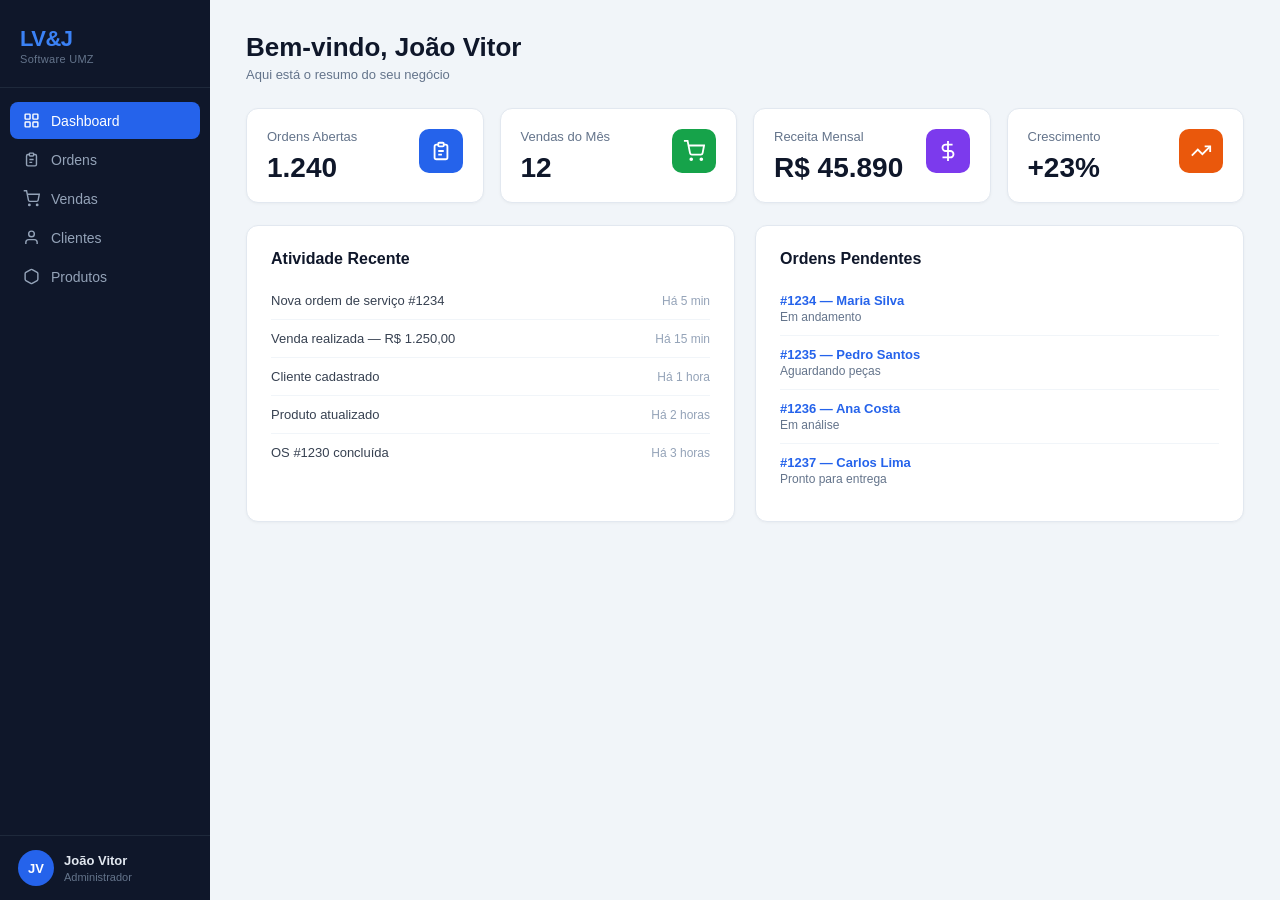
<file: index.html>
<!DOCTYPE html>
<html lang="pt-BR">
<head>
<meta charset="UTF-8">
<meta name="viewport" content="width=device-width, initial-scale=1.0">
<title>LV&J - Dashboard</title>
<link rel="stylesheet" href="css/styles.css">
</head>
<body>
<aside class="sidebar">
  <div class="sidebar-logo">
    <div class="logo-title">LV&amp;J</div>
    <span class="logo-sub">Software UMZ</span>
  </div>
  <nav class="sidebar-nav">
    <a href="index.html" class="nav-item active">
      <svg viewBox="0 0 24 24" fill="none" stroke="currentColor" stroke-width="2"><rect x="3" y="3" width="7" height="7" rx="1"/><rect x="14" y="3" width="7" height="7" rx="1"/><rect x="3" y="14" width="7" height="7" rx="1"/><rect x="14" y="14" width="7" height="7" rx="1"/></svg>
      Dashboard
    </a>
    <a href="html/ordens.html" class="nav-item">
      <svg viewBox="0 0 24 24" fill="none" stroke="currentColor" stroke-width="2"><path d="M9 5H7a2 2 0 00-2 2v12a2 2 0 002 2h10a2 2 0 002-2V7a2 2 0 00-2-2h-2"/><rect x="9" y="3" width="6" height="4" rx="1"/><path d="M9 12h6M9 16h4"/></svg>
      Ordens
    </a>
    <a href="html/vendas.html" class="nav-item">
      <svg viewBox="0 0 24 24" fill="none" stroke="currentColor" stroke-width="2"><circle cx="9" cy="21" r="1"/><circle cx="20" cy="21" r="1"/><path d="M1 1h4l2.68 13.39a2 2 0 002 1.61h9.72a2 2 0 001.98-1.67L23 6H6"/></svg>
      Vendas
    </a>
    <a href="html/clientes.html" class="nav-item">
      <svg viewBox="0 0 24 24" fill="none" stroke="currentColor" stroke-width="2"><path d="M20 21v-2a4 4 0 00-4-4H8a4 4 0 00-4 4v2"/><circle cx="12" cy="7" r="4"/></svg>
      Clientes
    </a>
    <a href="html/produtos.html" class="nav-item">
      <svg viewBox="0 0 24 24" fill="none" stroke="currentColor" stroke-width="2"><path d="M21 16V8a2 2 0 00-1-1.73L13 2.27a2 2 0 00-2 0L4 6.27A2 2 0 003 8v8a2 2 0 001 1.73l7 4a2 2 0 002 0l7-4A2 2 0 0021 16z"/></svg>
      Produtos
    </a>
  </nav>
  <div class="sidebar-user">
    <div class="user-avatar">JV</div>
    <div>
      <div class="user-name">João Vitor</div>
      <div class="user-role">Administrador</div>
    </div>
  </div>
</aside>

<main class="main">
  <div class="page-header">
    <div class="page-header-left">
      <h1>Bem-vindo, João Vitor</h1>
      <p>Aqui está o resumo do seu negócio</p>
    </div>
  </div>

  <div class="stats-grid">
    <div class="stat-card">
      <div>
        <div class="stat-label">Ordens Abertas</div>
        <div class="stat-value">1.240</div>
      </div>
      <div class="stat-icon blue">
        <svg viewBox="0 0 24 24" fill="none" stroke="currentColor" stroke-width="2"><path d="M9 5H7a2 2 0 00-2 2v12a2 2 0 002 2h10a2 2 0 002-2V7a2 2 0 00-2-2h-2"/><rect x="9" y="3" width="6" height="4" rx="1"/><path d="M9 12h6M9 16h4"/></svg>
      </div>
    </div>
    <div class="stat-card">
      <div>
        <div class="stat-label">Vendas do Mês</div>
        <div class="stat-value">12</div>
      </div>
      <div class="stat-icon green">
        <svg viewBox="0 0 24 24" fill="none" stroke="currentColor" stroke-width="2"><circle cx="9" cy="21" r="1"/><circle cx="20" cy="21" r="1"/><path d="M1 1h4l2.68 13.39a2 2 0 002 1.61h9.72a2 2 0 001.98-1.67L23 6H6"/></svg>
      </div>
    </div>
    <div class="stat-card">
      <div>
        <div class="stat-label">Receita Mensal</div>
        <div class="stat-value">R$ 45.890</div>
      </div>
      <div class="stat-icon purple">
        <svg viewBox="0 0 24 24" fill="none" stroke="currentColor" stroke-width="2"><line x1="12" y1="1" x2="12" y2="23"/><path d="M17 5H9.5a3.5 3.5 0 000 7h5a3.5 3.5 0 010 7H6"/></svg>
      </div>
    </div>
    <div class="stat-card">
      <div>
        <div class="stat-label">Crescimento</div>
        <div class="stat-value">+23%</div>
      </div>
      <div class="stat-icon orange">
        <svg viewBox="0 0 24 24" fill="none" stroke="currentColor" stroke-width="2"><polyline points="22 7 13.5 15.5 8.5 10.5 2 17"/><polyline points="16 7 22 7 22 13"/></svg>
      </div>
    </div>
  </div>

  <div class="bottom-grid">
    <div class="section-card">
      <h2>Atividade Recente</h2>
      <div class="activity-item"><span class="activity-text">Nova ordem de serviço #1234</span><span class="activity-time">Há 5 min</span></div>
      <div class="activity-item"><span class="activity-text">Venda realizada — R$ 1.250,00</span><span class="activity-time">Há 15 min</span></div>
      <div class="activity-item"><span class="activity-text">Cliente cadastrado</span><span class="activity-time">Há 1 hora</span></div>
      <div class="activity-item"><span class="activity-text">Produto atualizado</span><span class="activity-time">Há 2 horas</span></div>
      <div class="activity-item"><span class="activity-text">OS #1230 concluída</span><span class="activity-time">Há 3 horas</span></div>
    </div>
    <div class="section-card">
      <h2>Ordens Pendentes</h2>
      <div class="pending-item"><div class="pending-id">#1234 — Maria Silva</div><div class="pending-status">Em andamento</div></div>
      <div class="pending-item"><div class="pending-id">#1235 — Pedro Santos</div><div class="pending-status">Aguardando peças</div></div>
      <div class="pending-item"><div class="pending-id">#1236 — Ana Costa</div><div class="pending-status">Em análise</div></div>
      <div class="pending-item"><div class="pending-id">#1237 — Carlos Lima</div><div class="pending-status">Pronto para entrega</div></div>
    </div>
  </div>
</main>

<script src="javascript/app.js"></script>
</body>
</html>
</file>
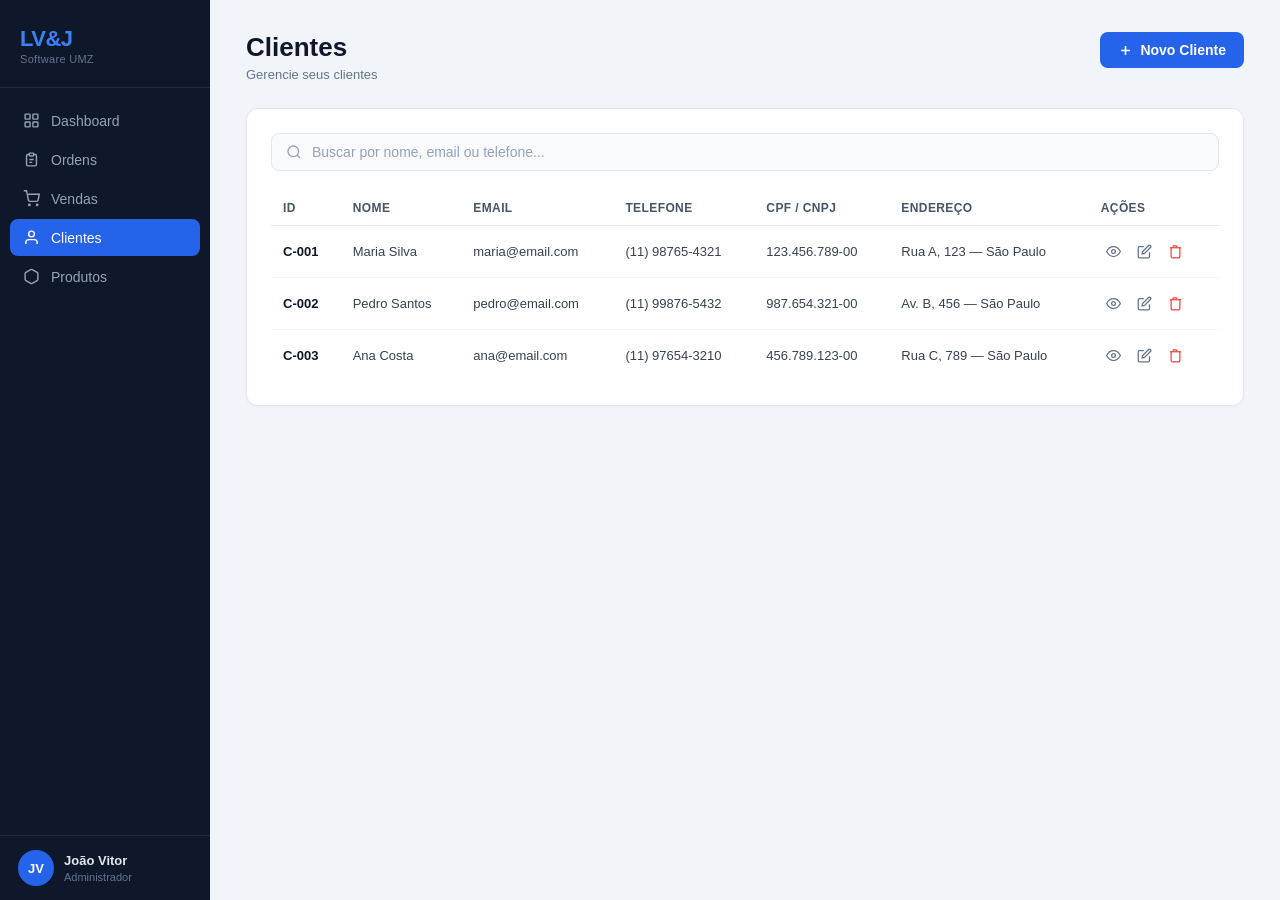
<file: html/clientes.html>
<!DOCTYPE html>
<html lang="pt-BR">
<head>
<meta charset="UTF-8">
<meta name="viewport" content="width=device-width, initial-scale=1.0">
<title>LV&J - Clientes</title>
<link rel="stylesheet" href="../css/styles.css">
</head>
<body>
<aside class="sidebar">
  <div class="sidebar-logo">
    <div class="logo-title">LV&amp;J</div>
    <span class="logo-sub">Software UMZ</span>
  </div>
  <nav class="sidebar-nav">
    <a href="../index.html" class="nav-item">
      <svg viewBox="0 0 24 24" fill="none" stroke="currentColor" stroke-width="2"><rect x="3" y="3" width="7" height="7" rx="1"/><rect x="14" y="3" width="7" height="7" rx="1"/><rect x="3" y="14" width="7" height="7" rx="1"/><rect x="14" y="14" width="7" height="7" rx="1"/></svg>
      Dashboard
    </a>
    <a href="../html/ordens.html" class="nav-item">
      <svg viewBox="0 0 24 24" fill="none" stroke="currentColor" stroke-width="2"><path d="M9 5H7a2 2 0 00-2 2v12a2 2 0 002 2h10a2 2 0 002-2V7a2 2 0 00-2-2h-2"/><rect x="9" y="3" width="6" height="4" rx="1"/><path d="M9 12h6M9 16h4"/></svg>
      Ordens
    </a>
    <a href="../html/vendas.html" class="nav-item">
      <svg viewBox="0 0 24 24" fill="none" stroke="currentColor" stroke-width="2"><circle cx="9" cy="21" r="1"/><circle cx="20" cy="21" r="1"/><path d="M1 1h4l2.68 13.39a2 2 0 002 1.61h9.72a2 2 0 001.98-1.67L23 6H6"/></svg>
      Vendas
    </a>
    <a href="../html/clientes.html" class="nav-item active">
      <svg viewBox="0 0 24 24" fill="none" stroke="currentColor" stroke-width="2"><path d="M20 21v-2a4 4 0 00-4-4H8a4 4 0 00-4 4v2"/><circle cx="12" cy="7" r="4"/></svg>
      Clientes
    </a>
    <a href="../html/produtos.html" class="nav-item">
      <svg viewBox="0 0 24 24" fill="none" stroke="currentColor" stroke-width="2"><path d="M21 16V8a2 2 0 00-1-1.73L13 2.27a2 2 0 00-2 0L4 6.27A2 2 0 003 8v8a2 2 0 001 1.73l7 4a2 2 0 002 0l7-4A2 2 0 0021 16z"/></svg>
      Produtos
    </a>
  </nav>
  <div class="sidebar-user">
    <div class="user-avatar">JV</div>
    <div>
      <div class="user-name">João Vitor</div>
      <div class="user-role">Administrador</div>
    </div>
  </div>
</aside>

<main class="main">
  <div class="page-header">
    <div class="page-header-left">
      <h1>Clientes</h1>
      <p>Gerencie seus clientes</p>
    </div>
    <button class="btn-primary" onclick="openModal('modalCliente')">
      <svg viewBox="0 0 24 24" fill="none" stroke="currentColor" stroke-width="2.5"><line x1="12" y1="5" x2="12" y2="19"/><line x1="5" y1="12" x2="19" y2="12"/></svg>
      Novo Cliente
    </button>
  </div>

  <div class="content-card">
    <div class="search-box">
      <svg viewBox="0 0 24 24" fill="none" stroke="currentColor" stroke-width="2"><circle cx="11" cy="11" r="8"/><line x1="21" y1="21" x2="16.65" y2="16.65"/></svg>
      <input type="text" placeholder="Buscar por nome, email ou telefone..." oninput="filterTable('tabelaClientes', this.value)">
    </div>
    <div class="table-wrapper">
      <table>
        <thead>
          <tr>
            <th>ID</th>
            <th>Nome</th>
            <th>Email</th>
            <th>Telefone</th>
            <th>CPF / CNPJ</th>
            <th>Endereço</th>
            <th>Ações</th>
          </tr>
        </thead>
        <tbody id="tabelaClientes">
          <tr>
            <td class="td-bold">C-001</td>
            <td>Maria Silva</td>
            <td>maria@email.com</td>
            <td>(11) 98765-4321</td>
            <td>123.456.789-00</td>
            <td>Rua A, 123 — São Paulo</td>
            <td><div class="actions">
              <button class="action-btn" title="Visualizar"><svg viewBox="0 0 24 24" fill="none" stroke="currentColor" stroke-width="2"><path d="M1 12s4-8 11-8 11 8 11 8-4 8-11 8-11-8-11-8z"/><circle cx="12" cy="12" r="3"/></svg></button>
              <button class="action-btn" title="Editar"><svg viewBox="0 0 24 24" fill="none" stroke="currentColor" stroke-width="2"><path d="M11 4H4a2 2 0 00-2 2v14a2 2 0 002 2h14a2 2 0 002-2v-7"/><path d="M18.5 2.5a2.121 2.121 0 013 3L12 15l-4 1 1-4 9.5-9.5z"/></svg></button>
              <button class="action-btn delete" title="Excluir" onclick="deleteRow(this)"><svg viewBox="0 0 24 24" fill="none" stroke="currentColor" stroke-width="2"><polyline points="3 6 5 6 21 6"/><path d="M19 6v14a2 2 0 01-2 2H7a2 2 0 01-2-2V6m3 0V4a1 1 0 011-1h4a1 1 0 011 1v2"/></svg></button>
            </div></td>
          </tr>
          <tr>
            <td class="td-bold">C-002</td>
            <td>Pedro Santos</td>
            <td>pedro@email.com</td>
            <td>(11) 99876-5432</td>
            <td>987.654.321-00</td>
            <td>Av. B, 456 — São Paulo</td>
            <td><div class="actions">
              <button class="action-btn" title="Visualizar"><svg viewBox="0 0 24 24" fill="none" stroke="currentColor" stroke-width="2"><path d="M1 12s4-8 11-8 11 8 11 8-4 8-11 8-11-8-11-8z"/><circle cx="12" cy="12" r="3"/></svg></button>
              <button class="action-btn" title="Editar"><svg viewBox="0 0 24 24" fill="none" stroke="currentColor" stroke-width="2"><path d="M11 4H4a2 2 0 00-2 2v14a2 2 0 002 2h14a2 2 0 002-2v-7"/><path d="M18.5 2.5a2.121 2.121 0 013 3L12 15l-4 1 1-4 9.5-9.5z"/></svg></button>
              <button class="action-btn delete" title="Excluir" onclick="deleteRow(this)"><svg viewBox="0 0 24 24" fill="none" stroke="currentColor" stroke-width="2"><polyline points="3 6 5 6 21 6"/><path d="M19 6v14a2 2 0 01-2 2H7a2 2 0 01-2-2V6m3 0V4a1 1 0 011-1h4a1 1 0 011 1v2"/></svg></button>
            </div></td>
          </tr>
          <tr>
            <td class="td-bold">C-003</td>
            <td>Ana Costa</td>
            <td>ana@email.com</td>
            <td>(11) 97654-3210</td>
            <td>456.789.123-00</td>
            <td>Rua C, 789 — São Paulo</td>
            <td><div class="actions">
              <button class="action-btn" title="Visualizar"><svg viewBox="0 0 24 24" fill="none" stroke="currentColor" stroke-width="2"><path d="M1 12s4-8 11-8 11 8 11 8-4 8-11 8-11-8-11-8z"/><circle cx="12" cy="12" r="3"/></svg></button>
              <button class="action-btn" title="Editar"><svg viewBox="0 0 24 24" fill="none" stroke="currentColor" stroke-width="2"><path d="M11 4H4a2 2 0 00-2 2v14a2 2 0 002 2h14a2 2 0 002-2v-7"/><path d="M18.5 2.5a2.121 2.121 0 013 3L12 15l-4 1 1-4 9.5-9.5z"/></svg></button>
              <button class="action-btn delete" title="Excluir" onclick="deleteRow(this)"><svg viewBox="0 0 24 24" fill="none" stroke="currentColor" stroke-width="2"><polyline points="3 6 5 6 21 6"/><path d="M19 6v14a2 2 0 01-2 2H7a2 2 0 01-2-2V6m3 0V4a1 1 0 011-1h4a1 1 0 011 1v2"/></svg></button>
            </div></td>
          </tr>
        </tbody>
      </table>
    </div>
  </div>
</main>

<div class="modal-overlay" id="modalCliente">
  <div class="modal">
    <button class="modal-close" onclick="closeModal('modalCliente')">
      <svg viewBox="0 0 24 24" fill="none" stroke="currentColor" stroke-width="2"><line x1="18" y1="6" x2="6" y2="18"/><line x1="6" y1="6" x2="18" y2="18"/></svg>
    </button>
    <div class="modal-title">Novo Cliente</div>
    <div class="modal-sub">Preencha os dados do cliente</div>
    <form onsubmit="criarCliente(event)">
      <div class="form-row">
        <div class="form-group">
          <label>Nome Completo</label>
          <input type="text" id="clienteNome" placeholder="Nome completo">
        </div>
        <div class="form-group">
          <label>CPF / CNPJ</label>
          <input type="text" id="clienteCpf" placeholder="000.000.000-00">
        </div>
      </div>
      <div class="form-row">
        <div class="form-group">
          <label>Email</label>
          <input type="email" id="clienteEmail" placeholder="email@exemplo.com">
        </div>
        <div class="form-group">
          <label>Telefone</label>
          <input type="text" id="clienteTelefone" placeholder="(00) 00000-0000">
        </div>
      </div>
      <div class="form-row full">
        <div class="form-group">
          <label>Endereço</label>
          <input type="text" id="clienteEndereco" placeholder="Rua, número, bairro, cidade">
        </div>
      </div>
      <div class="modal-actions">
        <button type="button" class="btn-cancel" onclick="closeModal('modalCliente')">Cancelar</button>
        <button type="submit" class="btn-primary">Cadastrar Cliente</button>
      </div>
    </form>
  </div>
</div>

<script src="../javascript/app.js"></script>
<script>
var clienteCounter = 3;

function criarCliente(e) {
  e.preventDefault();
  clienteCounter++;
  var id = 'C-' + String(clienteCounter).padStart(3, '0');
  var nome = document.getElementById('clienteNome').value;
  var cpf = document.getElementById('clienteCpf').value;
  var email = document.getElementById('clienteEmail').value;
  var tel = document.getElementById('clienteTelefone').value;
  var end = document.getElementById('clienteEndereco').value;
  var tr = document.createElement('tr');
  tr.innerHTML =
    '<td class="td-bold">' + id + '</td>' +
    '<td>' + nome + '</td>' +
    '<td>' + email + '</td>' +
    '<td>' + tel + '</td>' +
    '<td>' + cpf + '</td>' +
    '<td>' + end + '</td>' +
    '<td>' + makeActionBtns() + '</td>';
  document.getElementById('tabelaClientes').appendChild(tr);
  e.target.reset();
  closeModal('modalCliente');
}
</script>
</body>
</html>
</file>
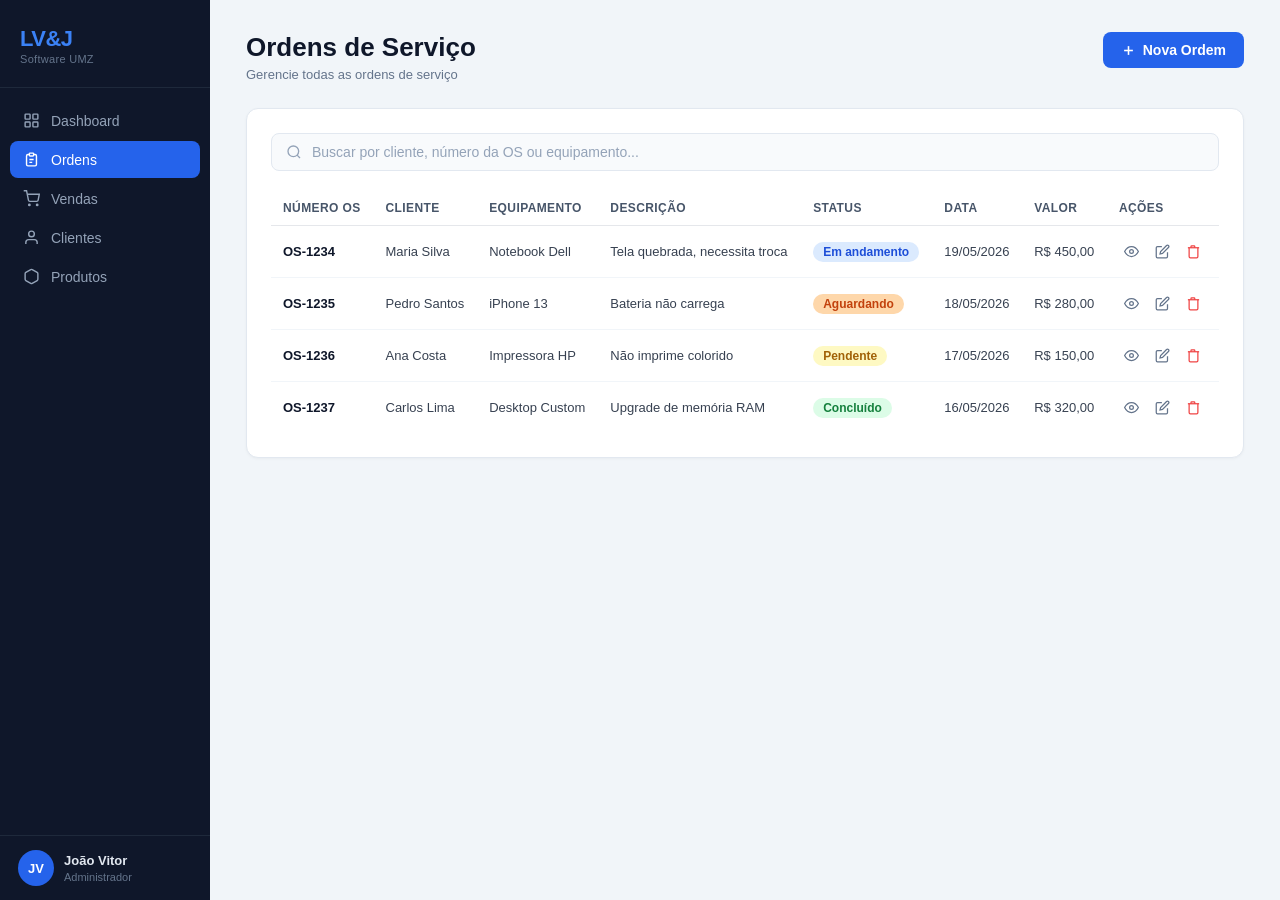
<file: html/ordens.html>
<!DOCTYPE html>
<html lang="pt-BR">
<head>
<meta charset="UTF-8">
<meta name="viewport" content="width=device-width, initial-scale=1.0">
<title>LV&J - Ordens de Serviço</title>
<link rel="stylesheet" href="../css/styles.css">
</head>
<body>
<aside class="sidebar">
  <div class="sidebar-logo">
    <div class="logo-title">LV&amp;J</div>
    <span class="logo-sub">Software UMZ</span>
  </div>
  <nav class="sidebar-nav">
    <a href="../index.html" class="nav-item">
      <svg viewBox="0 0 24 24" fill="none" stroke="currentColor" stroke-width="2"><rect x="3" y="3" width="7" height="7" rx="1"/><rect x="14" y="3" width="7" height="7" rx="1"/><rect x="3" y="14" width="7" height="7" rx="1"/><rect x="14" y="14" width="7" height="7" rx="1"/></svg>
      Dashboard
    </a>
    <a href="../html/ordens.html" class="nav-item active">
      <svg viewBox="0 0 24 24" fill="none" stroke="currentColor" stroke-width="2"><path d="M9 5H7a2 2 0 00-2 2v12a2 2 0 002 2h10a2 2 0 002-2V7a2 2 0 00-2-2h-2"/><rect x="9" y="3" width="6" height="4" rx="1"/><path d="M9 12h6M9 16h4"/></svg>
      Ordens
    </a>
    <a href="../html/vendas.html" class="nav-item">
      <svg viewBox="0 0 24 24" fill="none" stroke="currentColor" stroke-width="2"><circle cx="9" cy="21" r="1"/><circle cx="20" cy="21" r="1"/><path d="M1 1h4l2.68 13.39a2 2 0 002 1.61h9.72a2 2 0 001.98-1.67L23 6H6"/></svg>
      Vendas
    </a>
    <a href="../html/clientes.html" class="nav-item">
      <svg viewBox="0 0 24 24" fill="none" stroke="currentColor" stroke-width="2"><path d="M20 21v-2a4 4 0 00-4-4H8a4 4 0 00-4 4v2"/><circle cx="12" cy="7" r="4"/></svg>
      Clientes
    </a>
    <a href="../html/produtos.html" class="nav-item">
      <svg viewBox="0 0 24 24" fill="none" stroke="currentColor" stroke-width="2"><path d="M21 16V8a2 2 0 00-1-1.73L13 2.27a2 2 0 00-2 0L4 6.27A2 2 0 003 8v8a2 2 0 001 1.73l7 4a2 2 0 002 0l7-4A2 2 0 0021 16z"/></svg>
      Produtos
    </a>
  </nav>
  <div class="sidebar-user">
    <div class="user-avatar">JV</div>
    <div>
      <div class="user-name">João Vitor</div>
      <div class="user-role">Administrador</div>
    </div>
  </div>
</aside>

<main class="main">
  <div class="page-header">
    <div class="page-header-left">
      <h1>Ordens de Serviço</h1>
      <p>Gerencie todas as ordens de serviço</p>
    </div>
    <button class="btn-primary" onclick="openModal('modalOrdem')">
      <svg viewBox="0 0 24 24" fill="none" stroke="currentColor" stroke-width="2.5"><line x1="12" y1="5" x2="12" y2="19"/><line x1="5" y1="12" x2="19" y2="12"/></svg>
      Nova Ordem
    </button>
  </div>

  <div class="content-card">
    <div class="search-box">
      <svg viewBox="0 0 24 24" fill="none" stroke="currentColor" stroke-width="2"><circle cx="11" cy="11" r="8"/><line x1="21" y1="21" x2="16.65" y2="16.65"/></svg>
      <input type="text" placeholder="Buscar por cliente, número da OS ou equipamento..." oninput="filterTable('tabelaOrdens', this.value)">
    </div>
    <div class="table-wrapper">
      <table>
        <thead>
          <tr>
            <th>Número OS</th>
            <th>Cliente</th>
            <th>Equipamento</th>
            <th>Descrição</th>
            <th>Status</th>
            <th>Data</th>
            <th>Valor</th>
            <th>Ações</th>
          </tr>
        </thead>
        <tbody id="tabelaOrdens">
          <tr>
            <td class="td-bold">OS-1234</td>
            <td>Maria Silva</td>
            <td>Notebook Dell</td>
            <td>Tela quebrada, necessita troca</td>
            <td><span class="badge badge-blue">Em andamento</span></td>
            <td>19/05/2026</td>
            <td>R$ 450,00</td>
            <td><div class="actions">
              <button class="action-btn" title="Visualizar"><svg viewBox="0 0 24 24" fill="none" stroke="currentColor" stroke-width="2"><path d="M1 12s4-8 11-8 11 8 11 8-4 8-11 8-11-8-11-8z"/><circle cx="12" cy="12" r="3"/></svg></button>
              <button class="action-btn" title="Editar"><svg viewBox="0 0 24 24" fill="none" stroke="currentColor" stroke-width="2"><path d="M11 4H4a2 2 0 00-2 2v14a2 2 0 002 2h14a2 2 0 002-2v-7"/><path d="M18.5 2.5a2.121 2.121 0 013 3L12 15l-4 1 1-4 9.5-9.5z"/></svg></button>
              <button class="action-btn delete" title="Excluir" onclick="deleteRow(this)"><svg viewBox="0 0 24 24" fill="none" stroke="currentColor" stroke-width="2"><polyline points="3 6 5 6 21 6"/><path d="M19 6v14a2 2 0 01-2 2H7a2 2 0 01-2-2V6m3 0V4a1 1 0 011-1h4a1 1 0 011 1v2"/></svg></button>
            </div></td>
          </tr>
          <tr>
            <td class="td-bold">OS-1235</td>
            <td>Pedro Santos</td>
            <td>iPhone 13</td>
            <td>Bateria não carrega</td>
            <td><span class="badge badge-orange">Aguardando</span></td>
            <td>18/05/2026</td>
            <td>R$ 280,00</td>
            <td><div class="actions">
              <button class="action-btn" title="Visualizar"><svg viewBox="0 0 24 24" fill="none" stroke="currentColor" stroke-width="2"><path d="M1 12s4-8 11-8 11 8 11 8-4 8-11 8-11-8-11-8z"/><circle cx="12" cy="12" r="3"/></svg></button>
              <button class="action-btn" title="Editar"><svg viewBox="0 0 24 24" fill="none" stroke="currentColor" stroke-width="2"><path d="M11 4H4a2 2 0 00-2 2v14a2 2 0 002 2h14a2 2 0 002-2v-7"/><path d="M18.5 2.5a2.121 2.121 0 013 3L12 15l-4 1 1-4 9.5-9.5z"/></svg></button>
              <button class="action-btn delete" title="Excluir" onclick="deleteRow(this)"><svg viewBox="0 0 24 24" fill="none" stroke="currentColor" stroke-width="2"><polyline points="3 6 5 6 21 6"/><path d="M19 6v14a2 2 0 01-2 2H7a2 2 0 01-2-2V6m3 0V4a1 1 0 011-1h4a1 1 0 011 1v2"/></svg></button>
            </div></td>
          </tr>
          <tr>
            <td class="td-bold">OS-1236</td>
            <td>Ana Costa</td>
            <td>Impressora HP</td>
            <td>Não imprime colorido</td>
            <td><span class="badge badge-yellow">Pendente</span></td>
            <td>17/05/2026</td>
            <td>R$ 150,00</td>
            <td><div class="actions">
              <button class="action-btn" title="Visualizar"><svg viewBox="0 0 24 24" fill="none" stroke="currentColor" stroke-width="2"><path d="M1 12s4-8 11-8 11 8 11 8-4 8-11 8-11-8-11-8z"/><circle cx="12" cy="12" r="3"/></svg></button>
              <button class="action-btn" title="Editar"><svg viewBox="0 0 24 24" fill="none" stroke="currentColor" stroke-width="2"><path d="M11 4H4a2 2 0 00-2 2v14a2 2 0 002 2h14a2 2 0 002-2v-7"/><path d="M18.5 2.5a2.121 2.121 0 013 3L12 15l-4 1 1-4 9.5-9.5z"/></svg></button>
              <button class="action-btn delete" title="Excluir" onclick="deleteRow(this)"><svg viewBox="0 0 24 24" fill="none" stroke="currentColor" stroke-width="2"><polyline points="3 6 5 6 21 6"/><path d="M19 6v14a2 2 0 01-2 2H7a2 2 0 01-2-2V6m3 0V4a1 1 0 011-1h4a1 1 0 011 1v2"/></svg></button>
            </div></td>
          </tr>
          <tr>
            <td class="td-bold">OS-1237</td>
            <td>Carlos Lima</td>
            <td>Desktop Custom</td>
            <td>Upgrade de memória RAM</td>
            <td><span class="badge badge-green">Concluído</span></td>
            <td>16/05/2026</td>
            <td>R$ 320,00</td>
            <td><div class="actions">
              <button class="action-btn" title="Visualizar"><svg viewBox="0 0 24 24" fill="none" stroke="currentColor" stroke-width="2"><path d="M1 12s4-8 11-8 11 8 11 8-4 8-11 8-11-8-11-8z"/><circle cx="12" cy="12" r="3"/></svg></button>
              <button class="action-btn" title="Editar"><svg viewBox="0 0 24 24" fill="none" stroke="currentColor" stroke-width="2"><path d="M11 4H4a2 2 0 00-2 2v14a2 2 0 002 2h14a2 2 0 002-2v-7"/><path d="M18.5 2.5a2.121 2.121 0 013 3L12 15l-4 1 1-4 9.5-9.5z"/></svg></button>
              <button class="action-btn delete" title="Excluir" onclick="deleteRow(this)"><svg viewBox="0 0 24 24" fill="none" stroke="currentColor" stroke-width="2"><polyline points="3 6 5 6 21 6"/><path d="M19 6v14a2 2 0 01-2 2H7a2 2 0 01-2-2V6m3 0V4a1 1 0 011-1h4a1 1 0 011 1v2"/></svg></button>
            </div></td>
          </tr>
        </tbody>
      </table>
    </div>
  </div>
</main>

<div class="modal-overlay" id="modalOrdem">
  <div class="modal">
    <button class="modal-close" onclick="closeModal('modalOrdem')">
      <svg viewBox="0 0 24 24" fill="none" stroke="currentColor" stroke-width="2"><line x1="18" y1="6" x2="6" y2="18"/><line x1="6" y1="6" x2="18" y2="18"/></svg>
    </button>
    <div class="modal-title">Nova Ordem de Serviço</div>
    <div class="modal-sub">Preencha os dados para criar uma nova OS</div>
    <form onsubmit="criarOrdem(event)">
      <div class="form-row">
        <div class="form-group">
          <label>Cliente</label>
          <input type="text" id="ordemCliente" placeholder="Nome do cliente">
        </div>
        <div class="form-group">
          <label>Equipamento</label>
          <input type="text" id="ordemEquipamento" placeholder="Ex: iPhone 13, Notebook Dell">
        </div>
      </div>
      <div class="form-row full">
        <div class="form-group">
          <label>Descrição do Problema</label>
          <textarea id="ordemDescricao" placeholder="Descreva o problema encontrado..."></textarea>
        </div>
      </div>
      <div class="form-row">
        <div class="form-group">
          <label>Status</label>
          <div class="select-wrapper">
            <select id="ordemStatus">
              <option value="Pendente">Pendente</option>
              <option value="Em andamento">Em andamento</option>
              <option value="Aguardando">Aguardando</option>
              <option value="Concluído">Concluído</option>
            </select>
            <svg viewBox="0 0 24 24" fill="none" stroke="currentColor" stroke-width="2"><polyline points="6 9 12 15 18 9"/></svg>
          </div>
        </div>
        <div class="form-group">
          <label>Valor (R$)</label>
          <input type="number" id="ordemValor" placeholder="0,00" step="0.01" min="0">
        </div>
      </div>
      <div class="modal-actions">
        <button type="button" class="btn-cancel" onclick="closeModal('modalOrdem')">Cancelar</button>
        <button type="submit" class="btn-primary">Criar Ordem</button>
      </div>
    </form>
  </div>
</div>

<script src="../javascript/app.js"></script>
<script>
var ordemCounter = 1237;
var badgeMap = { 'Em andamento': 'badge-blue', 'Aguardando': 'badge-orange', 'Pendente': 'badge-yellow', 'Concluído': 'badge-green' };

function criarOrdem(e) {
  e.preventDefault();
  ordemCounter++;
  var cliente = document.getElementById('ordemCliente').value;
  var equip = document.getElementById('ordemEquipamento').value;
  var desc = document.getElementById('ordemDescricao').value;
  var status = document.getElementById('ordemStatus').value;
  var valor = document.getElementById('ordemValor').value;
  var today = new Date().toLocaleDateString('pt-BR');
  var tr = document.createElement('tr');
  tr.innerHTML =
    '<td class="td-bold">OS-' + ordemCounter + '</td>' +
    '<td>' + cliente + '</td>' +
    '<td>' + equip + '</td>' +
    '<td>' + desc + '</td>' +
    '<td><span class="badge ' + (badgeMap[status] || 'badge-yellow') + '">' + status + '</span></td>' +
    '<td>' + today + '</td>' +
    '<td>' + (valor ? 'R$ ' + parseFloat(valor).toFixed(2).replace('.', ',') : '—') + '</td>' +
    '<td>' + makeActionBtns() + '</td>';
  document.getElementById('tabelaOrdens').insertBefore(tr, document.getElementById('tabelaOrdens').firstChild);
  e.target.reset();
  closeModal('modalOrdem');
}
</script>
</body>
</html>
</file>
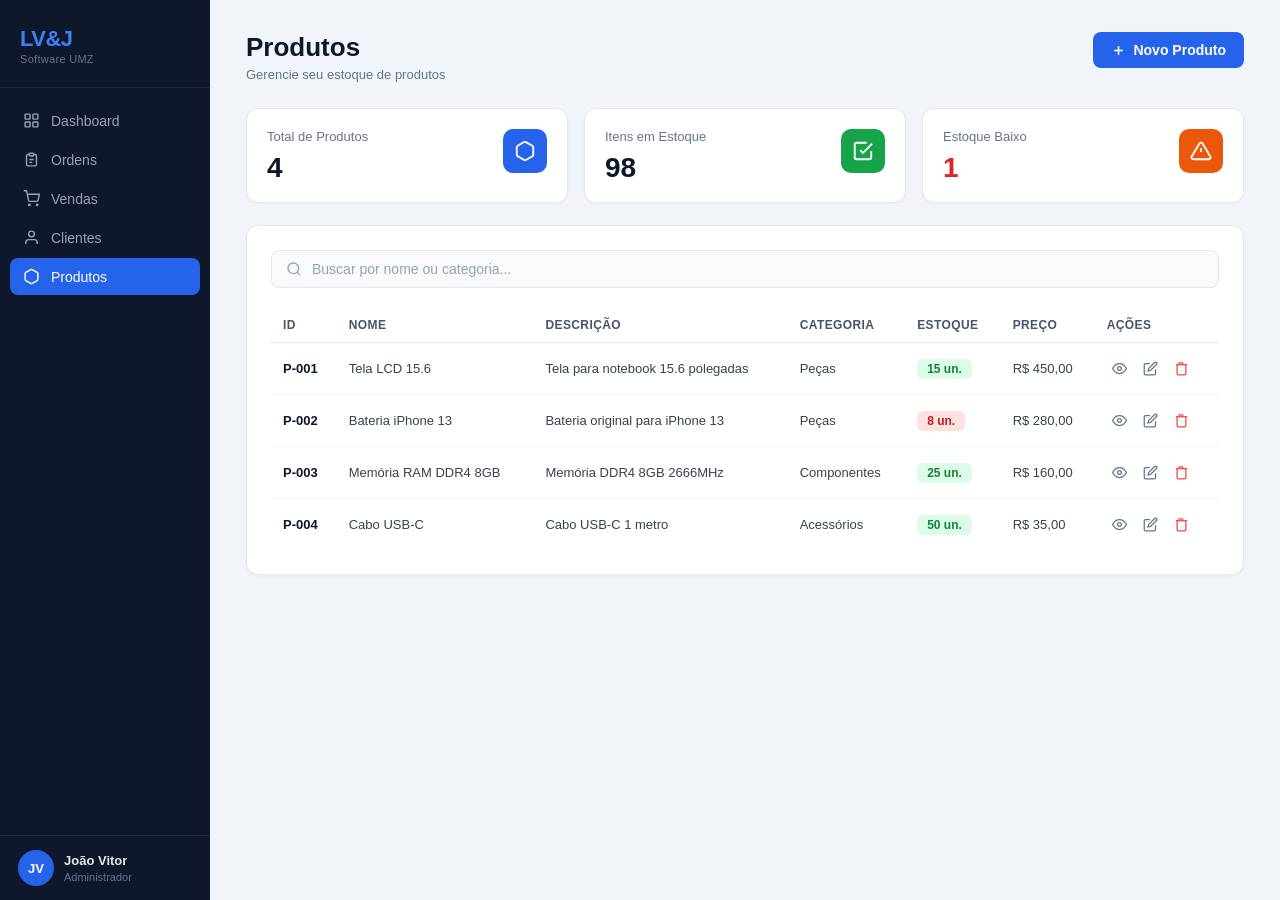
<file: html/produtos.html>
<!DOCTYPE html>
<html lang="pt-BR">
<head>
<meta charset="UTF-8">
<meta name="viewport" content="width=device-width, initial-scale=1.0">
<title>LV&J - Produtos</title>
<link rel="stylesheet" href="../css/styles.css">
</head>
<body>
<aside class="sidebar">
  <div class="sidebar-logo">
    <div class="logo-title">LV&amp;J</div>
    <span class="logo-sub">Software UMZ</span>
  </div>
  <nav class="sidebar-nav">
    <a href="../index.html" class="nav-item">
      <svg viewBox="0 0 24 24" fill="none" stroke="currentColor" stroke-width="2"><rect x="3" y="3" width="7" height="7" rx="1"/><rect x="14" y="3" width="7" height="7" rx="1"/><rect x="3" y="14" width="7" height="7" rx="1"/><rect x="14" y="14" width="7" height="7" rx="1"/></svg>
      Dashboard
    </a>
    <a href="../html/ordens.html" class="nav-item">
      <svg viewBox="0 0 24 24" fill="none" stroke="currentColor" stroke-width="2"><path d="M9 5H7a2 2 0 00-2 2v12a2 2 0 002 2h10a2 2 0 002-2V7a2 2 0 00-2-2h-2"/><rect x="9" y="3" width="6" height="4" rx="1"/><path d="M9 12h6M9 16h4"/></svg>
      Ordens
    </a>
    <a href="../html/vendas.html" class="nav-item">
      <svg viewBox="0 0 24 24" fill="none" stroke="currentColor" stroke-width="2"><circle cx="9" cy="21" r="1"/><circle cx="20" cy="21" r="1"/><path d="M1 1h4l2.68 13.39a2 2 0 002 1.61h9.72a2 2 0 001.98-1.67L23 6H6"/></svg>
      Vendas
    </a>
    <a href="../html/clientes.html" class="nav-item">
      <svg viewBox="0 0 24 24" fill="none" stroke="currentColor" stroke-width="2"><path d="M20 21v-2a4 4 0 00-4-4H8a4 4 0 00-4 4v2"/><circle cx="12" cy="7" r="4"/></svg>
      Clientes
    </a>
    <a href="../html/produtos.html" class="nav-item active">
      <svg viewBox="0 0 24 24" fill="none" stroke="currentColor" stroke-width="2"><path d="M21 16V8a2 2 0 00-1-1.73L13 2.27a2 2 0 00-2 0L4 6.27A2 2 0 003 8v8a2 2 0 001 1.73l7 4a2 2 0 002 0l7-4A2 2 0 0021 16z"/></svg>
      Produtos
    </a>
  </nav>
  <div class="sidebar-user">
    <div class="user-avatar">JV</div>
    <div>
      <div class="user-name">João Vitor</div>
      <div class="user-role">Administrador</div>
    </div>
  </div>
</aside>

<main class="main">
  <div class="page-header">
    <div class="page-header-left">
      <h1>Produtos</h1>
      <p>Gerencie seu estoque de produtos</p>
    </div>
    <button class="btn-primary" onclick="openModal('modalProduto')">
      <svg viewBox="0 0 24 24" fill="none" stroke="currentColor" stroke-width="2.5"><line x1="12" y1="5" x2="12" y2="19"/><line x1="5" y1="12" x2="19" y2="12"/></svg>
      Novo Produto
    </button>
  </div>

  <div class="stats-grid cols-3">
    <div class="stat-card">
      <div>
        <div class="stat-label">Total de Produtos</div>
        <div class="stat-value">4</div>
      </div>
      <div class="stat-icon blue">
        <svg viewBox="0 0 24 24" fill="none" stroke="currentColor" stroke-width="2"><path d="M21 16V8a2 2 0 00-1-1.73L13 2.27a2 2 0 00-2 0L4 6.27A2 2 0 003 8v8a2 2 0 001 1.73l7 4a2 2 0 002 0l7-4A2 2 0 0021 16z"/></svg>
      </div>
    </div>
    <div class="stat-card">
      <div>
        <div class="stat-label">Itens em Estoque</div>
        <div class="stat-value">98</div>
      </div>
      <div class="stat-icon green">
        <svg viewBox="0 0 24 24" fill="none" stroke="currentColor" stroke-width="2"><polyline points="9 11 12 14 22 4"/><path d="M21 12v7a2 2 0 01-2 2H5a2 2 0 01-2-2V5a2 2 0 012-2h11"/></svg>
      </div>
    </div>
    <div class="stat-card">
      <div>
        <div class="stat-label">Estoque Baixo</div>
        <div class="stat-value red">1</div>
      </div>
      <div class="stat-icon orange">
        <svg viewBox="0 0 24 24" fill="none" stroke="currentColor" stroke-width="2"><path d="M10.29 3.86L1.82 18a2 2 0 001.71 3h16.94a2 2 0 001.71-3L13.71 3.86a2 2 0 00-3.42 0z"/><line x1="12" y1="9" x2="12" y2="13"/><line x1="12" y1="17" x2="12.01" y2="17"/></svg>
      </div>
    </div>
  </div>

  <div class="content-card">
    <div class="search-box">
      <svg viewBox="0 0 24 24" fill="none" stroke="currentColor" stroke-width="2"><circle cx="11" cy="11" r="8"/><line x1="21" y1="21" x2="16.65" y2="16.65"/></svg>
      <input type="text" placeholder="Buscar por nome ou categoria..." oninput="filterTable('tabelaProdutos', this.value)">
    </div>
    <div class="table-wrapper">
      <table>
        <thead>
          <tr>
            <th>ID</th>
            <th>Nome</th>
            <th>Descrição</th>
            <th>Categoria</th>
            <th>Estoque</th>
            <th>Preço</th>
            <th>Ações</th>
          </tr>
        </thead>
        <tbody id="tabelaProdutos">
          <tr>
            <td class="td-bold">P-001</td>
            <td>Tela LCD 15.6</td>
            <td>Tela para notebook 15.6 polegadas</td>
            <td>Peças</td>
            <td><span class="stock-badge high">15 un.</span></td>
            <td>R$ 450,00</td>
            <td><div class="actions">
              <button class="action-btn" title="Visualizar"><svg viewBox="0 0 24 24" fill="none" stroke="currentColor" stroke-width="2"><path d="M1 12s4-8 11-8 11 8 11 8-4 8-11 8-11-8-11-8z"/><circle cx="12" cy="12" r="3"/></svg></button>
              <button class="action-btn" title="Editar"><svg viewBox="0 0 24 24" fill="none" stroke="currentColor" stroke-width="2"><path d="M11 4H4a2 2 0 00-2 2v14a2 2 0 002 2h14a2 2 0 002-2v-7"/><path d="M18.5 2.5a2.121 2.121 0 013 3L12 15l-4 1 1-4 9.5-9.5z"/></svg></button>
              <button class="action-btn delete" title="Excluir" onclick="deleteRow(this)"><svg viewBox="0 0 24 24" fill="none" stroke="currentColor" stroke-width="2"><polyline points="3 6 5 6 21 6"/><path d="M19 6v14a2 2 0 01-2 2H7a2 2 0 01-2-2V6m3 0V4a1 1 0 011-1h4a1 1 0 011 1v2"/></svg></button>
            </div></td>
          </tr>
          <tr>
            <td class="td-bold">P-002</td>
            <td>Bateria iPhone 13</td>
            <td>Bateria original para iPhone 13</td>
            <td>Peças</td>
            <td><span class="stock-badge low">8 un.</span></td>
            <td>R$ 280,00</td>
            <td><div class="actions">
              <button class="action-btn" title="Visualizar"><svg viewBox="0 0 24 24" fill="none" stroke="currentColor" stroke-width="2"><path d="M1 12s4-8 11-8 11 8 11 8-4 8-11 8-11-8-11-8z"/><circle cx="12" cy="12" r="3"/></svg></button>
              <button class="action-btn" title="Editar"><svg viewBox="0 0 24 24" fill="none" stroke="currentColor" stroke-width="2"><path d="M11 4H4a2 2 0 00-2 2v14a2 2 0 002 2h14a2 2 0 002-2v-7"/><path d="M18.5 2.5a2.121 2.121 0 013 3L12 15l-4 1 1-4 9.5-9.5z"/></svg></button>
              <button class="action-btn delete" title="Excluir" onclick="deleteRow(this)"><svg viewBox="0 0 24 24" fill="none" stroke="currentColor" stroke-width="2"><polyline points="3 6 5 6 21 6"/><path d="M19 6v14a2 2 0 01-2 2H7a2 2 0 01-2-2V6m3 0V4a1 1 0 011-1h4a1 1 0 011 1v2"/></svg></button>
            </div></td>
          </tr>
          <tr>
            <td class="td-bold">P-003</td>
            <td>Memória RAM DDR4 8GB</td>
            <td>Memória DDR4 8GB 2666MHz</td>
            <td>Componentes</td>
            <td><span class="stock-badge high">25 un.</span></td>
            <td>R$ 160,00</td>
            <td><div class="actions">
              <button class="action-btn" title="Visualizar"><svg viewBox="0 0 24 24" fill="none" stroke="currentColor" stroke-width="2"><path d="M1 12s4-8 11-8 11 8 11 8-4 8-11 8-11-8-11-8z"/><circle cx="12" cy="12" r="3"/></svg></button>
              <button class="action-btn" title="Editar"><svg viewBox="0 0 24 24" fill="none" stroke="currentColor" stroke-width="2"><path d="M11 4H4a2 2 0 00-2 2v14a2 2 0 002 2h14a2 2 0 002-2v-7"/><path d="M18.5 2.5a2.121 2.121 0 013 3L12 15l-4 1 1-4 9.5-9.5z"/></svg></button>
              <button class="action-btn delete" title="Excluir" onclick="deleteRow(this)"><svg viewBox="0 0 24 24" fill="none" stroke="currentColor" stroke-width="2"><polyline points="3 6 5 6 21 6"/><path d="M19 6v14a2 2 0 01-2 2H7a2 2 0 01-2-2V6m3 0V4a1 1 0 011-1h4a1 1 0 011 1v2"/></svg></button>
            </div></td>
          </tr>
          <tr>
            <td class="td-bold">P-004</td>
            <td>Cabo USB-C</td>
            <td>Cabo USB-C 1 metro</td>
            <td>Acessórios</td>
            <td><span class="stock-badge high">50 un.</span></td>
            <td>R$ 35,00</td>
            <td><div class="actions">
              <button class="action-btn" title="Visualizar"><svg viewBox="0 0 24 24" fill="none" stroke="currentColor" stroke-width="2"><path d="M1 12s4-8 11-8 11 8 11 8-4 8-11 8-11-8-11-8z"/><circle cx="12" cy="12" r="3"/></svg></button>
              <button class="action-btn" title="Editar"><svg viewBox="0 0 24 24" fill="none" stroke="currentColor" stroke-width="2"><path d="M11 4H4a2 2 0 00-2 2v14a2 2 0 002 2h14a2 2 0 002-2v-7"/><path d="M18.5 2.5a2.121 2.121 0 013 3L12 15l-4 1 1-4 9.5-9.5z"/></svg></button>
              <button class="action-btn delete" title="Excluir" onclick="deleteRow(this)"><svg viewBox="0 0 24 24" fill="none" stroke="currentColor" stroke-width="2"><polyline points="3 6 5 6 21 6"/><path d="M19 6v14a2 2 0 01-2 2H7a2 2 0 01-2-2V6m3 0V4a1 1 0 011-1h4a1 1 0 011 1v2"/></svg></button>
            </div></td>
          </tr>
        </tbody>
      </table>
    </div>
  </div>
</main>

<div class="modal-overlay" id="modalProduto">
  <div class="modal">
    <button class="modal-close" onclick="closeModal('modalProduto')">
      <svg viewBox="0 0 24 24" fill="none" stroke="currentColor" stroke-width="2"><line x1="18" y1="6" x2="6" y2="18"/><line x1="6" y1="6" x2="18" y2="18"/></svg>
    </button>
    <div class="modal-title">Novo Produto de Estoque</div>
    <div class="modal-sub">Preencha os dados do produto</div>
    <form onsubmit="criarProduto(event)">
      <div class="form-row">
        <div class="form-group">
          <label>Nome do Produto</label>
          <input type="text" id="produtoNome" placeholder="Ex: Bateria iPhone 13">
        </div>
        <div class="form-group">
          <label>Categoria</label>
          <input type="text" id="produtoCategoria" placeholder="Ex: Peças, Acessórios">
        </div>
      </div>
      <div class="form-row full">
        <div class="form-group">
          <label>Descrição</label>
          <textarea id="produtoDescricao" placeholder="Descrição do produto"></textarea>
        </div>
      </div>
      <div class="form-row">
        <div class="form-group">
          <label>Quantidade em Estoque</label>
          <input type="number" id="produtoQtd" placeholder="0" min="0" value="0">
        </div>
        <div class="form-group">
          <label>Preço Unitário</label>
          <input type="text" id="produtoPreco" placeholder="R$ 0,00">
        </div>
      </div>
      <div class="modal-actions">
        <button type="button" class="btn-cancel" onclick="closeModal('modalProduto')">Cancelar</button>
        <button type="submit" class="btn-primary">Cadastrar Produto</button>
      </div>
    </form>
  </div>
</div>

<script src="../javascript/app.js"></script>
<script>
var produtoCounter = 4;

function criarProduto(e) {
  e.preventDefault();
  produtoCounter++;
  var id = 'P-' + String(produtoCounter).padStart(3, '0');
  var nome = document.getElementById('produtoNome').value;
  var cat = document.getElementById('produtoCategoria').value;
  var desc = document.getElementById('produtoDescricao').value;
  var qtd = parseInt(document.getElementById('produtoQtd').value) || 0;
  var preco = document.getElementById('produtoPreco').value;
  var stockClass = qtd <= 10 ? 'low' : 'high';
  var tr = document.createElement('tr');
  tr.innerHTML =
    '<td class="td-bold">' + id + '</td>' +
    '<td>' + nome + '</td>' +
    '<td>' + desc + '</td>' +
    '<td>' + cat + '</td>' +
    '<td><span class="stock-badge ' + stockClass + '">' + qtd + ' un.</span></td>' +
    '<td>' + preco + '</td>' +
    '<td>' + makeActionBtns() + '</td>';
  document.getElementById('tabelaProdutos').appendChild(tr);
  e.target.reset();
  closeModal('modalProduto');
}
</script>
</body>
</html>
</file>
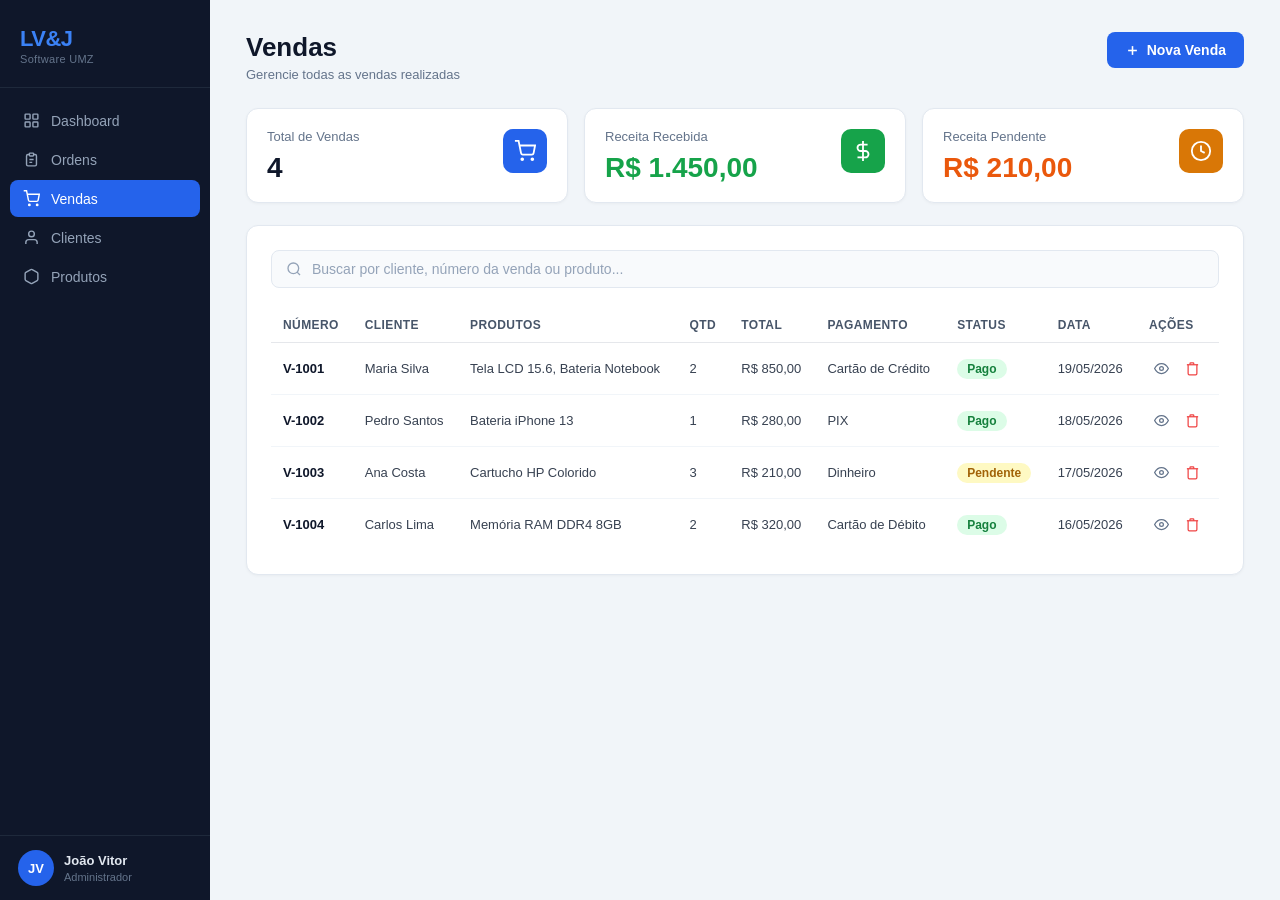
<file: html/vendas.html>
<!DOCTYPE html>
<html lang="pt-BR">
<head>
<meta charset="UTF-8">
<meta name="viewport" content="width=device-width, initial-scale=1.0">
<title>LV&J - Vendas</title>
<link rel="stylesheet" href="../css/styles.css">
</head>
<body>
<aside class="sidebar">
  <div class="sidebar-logo">
    <div class="logo-title">LV&amp;J</div>
    <span class="logo-sub">Software UMZ</span>
  </div>
  <nav class="sidebar-nav">
    <a href="../index.html" class="nav-item">
      <svg viewBox="0 0 24 24" fill="none" stroke="currentColor" stroke-width="2"><rect x="3" y="3" width="7" height="7" rx="1"/><rect x="14" y="3" width="7" height="7" rx="1"/><rect x="3" y="14" width="7" height="7" rx="1"/><rect x="14" y="14" width="7" height="7" rx="1"/></svg>
      Dashboard
    </a>
    <a href="../html/ordens.html" class="nav-item">
      <svg viewBox="0 0 24 24" fill="none" stroke="currentColor" stroke-width="2"><path d="M9 5H7a2 2 0 00-2 2v12a2 2 0 002 2h10a2 2 0 002-2V7a2 2 0 00-2-2h-2"/><rect x="9" y="3" width="6" height="4" rx="1"/><path d="M9 12h6M9 16h4"/></svg>
      Ordens
    </a>
    <a href="../html/vendas.html" class="nav-item active">
      <svg viewBox="0 0 24 24" fill="none" stroke="currentColor" stroke-width="2"><circle cx="9" cy="21" r="1"/><circle cx="20" cy="21" r="1"/><path d="M1 1h4l2.68 13.39a2 2 0 002 1.61h9.72a2 2 0 001.98-1.67L23 6H6"/></svg>
      Vendas
    </a>
    <a href="../html/clientes.html" class="nav-item">
      <svg viewBox="0 0 24 24" fill="none" stroke="currentColor" stroke-width="2"><path d="M20 21v-2a4 4 0 00-4-4H8a4 4 0 00-4 4v2"/><circle cx="12" cy="7" r="4"/></svg>
      Clientes
    </a>
    <a href="../html/produtos.html" class="nav-item">
      <svg viewBox="0 0 24 24" fill="none" stroke="currentColor" stroke-width="2"><path d="M21 16V8a2 2 0 00-1-1.73L13 2.27a2 2 0 00-2 0L4 6.27A2 2 0 003 8v8a2 2 0 001 1.73l7 4a2 2 0 002 0l7-4A2 2 0 0021 16z"/></svg>
      Produtos
    </a>
  </nav>
  <div class="sidebar-user">
    <div class="user-avatar">JV</div>
    <div>
      <div class="user-name">João Vitor</div>
      <div class="user-role">Administrador</div>
    </div>
  </div>
</aside>

<main class="main">
  <div class="page-header">
    <div class="page-header-left">
      <h1>Vendas</h1>
      <p>Gerencie todas as vendas realizadas</p>
    </div>
    <button class="btn-primary" onclick="openModal('modalVenda')">
      <svg viewBox="0 0 24 24" fill="none" stroke="currentColor" stroke-width="2.5"><line x1="12" y1="5" x2="12" y2="19"/><line x1="5" y1="12" x2="19" y2="12"/></svg>
      Nova Venda
    </button>
  </div>

  <div class="stats-grid cols-3">
    <div class="stat-card">
      <div>
        <div class="stat-label">Total de Vendas</div>
        <div class="stat-value">4</div>
      </div>
      <div class="stat-icon blue">
        <svg viewBox="0 0 24 24" fill="none" stroke="currentColor" stroke-width="2"><circle cx="9" cy="21" r="1"/><circle cx="20" cy="21" r="1"/><path d="M1 1h4l2.68 13.39a2 2 0 002 1.61h9.72a2 2 0 001.98-1.67L23 6H6"/></svg>
      </div>
    </div>
    <div class="stat-card">
      <div>
        <div class="stat-label">Receita Recebida</div>
        <div class="stat-value green">R$ 1.450,00</div>
      </div>
      <div class="stat-icon green">
        <svg viewBox="0 0 24 24" fill="none" stroke="currentColor" stroke-width="2"><line x1="12" y1="1" x2="12" y2="23"/><path d="M17 5H9.5a3.5 3.5 0 000 7h5a3.5 3.5 0 010 7H6"/></svg>
      </div>
    </div>
    <div class="stat-card">
      <div>
        <div class="stat-label">Receita Pendente</div>
        <div class="stat-value orange">R$ 210,00</div>
      </div>
      <div class="stat-icon yellow">
        <svg viewBox="0 0 24 24" fill="none" stroke="currentColor" stroke-width="2"><circle cx="12" cy="12" r="10"/><polyline points="12 6 12 12 16 14"/></svg>
      </div>
    </div>
  </div>

  <div class="content-card">
    <div class="search-box">
      <svg viewBox="0 0 24 24" fill="none" stroke="currentColor" stroke-width="2"><circle cx="11" cy="11" r="8"/><line x1="21" y1="21" x2="16.65" y2="16.65"/></svg>
      <input type="text" placeholder="Buscar por cliente, número da venda ou produto..." oninput="filterTable('tabelaVendas', this.value)">
    </div>
    <div class="table-wrapper">
      <table>
        <thead>
          <tr>
            <th>Número</th>
            <th>Cliente</th>
            <th>Produtos</th>
            <th>Qtd</th>
            <th>Total</th>
            <th>Pagamento</th>
            <th>Status</th>
            <th>Data</th>
            <th>Ações</th>
          </tr>
        </thead>
        <tbody id="tabelaVendas">
          <tr>
            <td class="td-bold">V-1001</td>
            <td>Maria Silva</td>
            <td>Tela LCD 15.6, Bateria Notebook</td>
            <td>2</td>
            <td>R$ 850,00</td>
            <td>Cartão de Crédito</td>
            <td><span class="badge badge-green">Pago</span></td>
            <td>19/05/2026</td>
            <td><div class="actions">
              <button class="action-btn" title="Visualizar"><svg viewBox="0 0 24 24" fill="none" stroke="currentColor" stroke-width="2"><path d="M1 12s4-8 11-8 11 8 11 8-4 8-11 8-11-8-11-8z"/><circle cx="12" cy="12" r="3"/></svg></button>
              <button class="action-btn delete" title="Excluir" onclick="deleteRow(this)"><svg viewBox="0 0 24 24" fill="none" stroke="currentColor" stroke-width="2"><polyline points="3 6 5 6 21 6"/><path d="M19 6v14a2 2 0 01-2 2H7a2 2 0 01-2-2V6m3 0V4a1 1 0 011-1h4a1 1 0 011 1v2"/></svg></button>
            </div></td>
          </tr>
          <tr>
            <td class="td-bold">V-1002</td>
            <td>Pedro Santos</td>
            <td>Bateria iPhone 13</td>
            <td>1</td>
            <td>R$ 280,00</td>
            <td>PIX</td>
            <td><span class="badge badge-green">Pago</span></td>
            <td>18/05/2026</td>
            <td><div class="actions">
              <button class="action-btn" title="Visualizar"><svg viewBox="0 0 24 24" fill="none" stroke="currentColor" stroke-width="2"><path d="M1 12s4-8 11-8 11 8 11 8-4 8-11 8-11-8-11-8z"/><circle cx="12" cy="12" r="3"/></svg></button>
              <button class="action-btn delete" title="Excluir" onclick="deleteRow(this)"><svg viewBox="0 0 24 24" fill="none" stroke="currentColor" stroke-width="2"><polyline points="3 6 5 6 21 6"/><path d="M19 6v14a2 2 0 01-2 2H7a2 2 0 01-2-2V6m3 0V4a1 1 0 011-1h4a1 1 0 011 1v2"/></svg></button>
            </div></td>
          </tr>
          <tr>
            <td class="td-bold">V-1003</td>
            <td>Ana Costa</td>
            <td>Cartucho HP Colorido</td>
            <td>3</td>
            <td>R$ 210,00</td>
            <td>Dinheiro</td>
            <td><span class="badge badge-yellow">Pendente</span></td>
            <td>17/05/2026</td>
            <td><div class="actions">
              <button class="action-btn" title="Visualizar"><svg viewBox="0 0 24 24" fill="none" stroke="currentColor" stroke-width="2"><path d="M1 12s4-8 11-8 11 8 11 8-4 8-11 8-11-8-11-8z"/><circle cx="12" cy="12" r="3"/></svg></button>
              <button class="action-btn delete" title="Excluir" onclick="deleteRow(this)"><svg viewBox="0 0 24 24" fill="none" stroke="currentColor" stroke-width="2"><polyline points="3 6 5 6 21 6"/><path d="M19 6v14a2 2 0 01-2 2H7a2 2 0 01-2-2V6m3 0V4a1 1 0 011-1h4a1 1 0 011 1v2"/></svg></button>
            </div></td>
          </tr>
          <tr>
            <td class="td-bold">V-1004</td>
            <td>Carlos Lima</td>
            <td>Memória RAM DDR4 8GB</td>
            <td>2</td>
            <td>R$ 320,00</td>
            <td>Cartão de Débito</td>
            <td><span class="badge badge-green">Pago</span></td>
            <td>16/05/2026</td>
            <td><div class="actions">
              <button class="action-btn" title="Visualizar"><svg viewBox="0 0 24 24" fill="none" stroke="currentColor" stroke-width="2"><path d="M1 12s4-8 11-8 11 8 11 8-4 8-11 8-11-8-11-8z"/><circle cx="12" cy="12" r="3"/></svg></button>
              <button class="action-btn delete" title="Excluir" onclick="deleteRow(this)"><svg viewBox="0 0 24 24" fill="none" stroke="currentColor" stroke-width="2"><polyline points="3 6 5 6 21 6"/><path d="M19 6v14a2 2 0 01-2 2H7a2 2 0 01-2-2V6m3 0V4a1 1 0 011-1h4a1 1 0 011 1v2"/></svg></button>
            </div></td>
          </tr>
        </tbody>
      </table>
    </div>
  </div>
</main>

<div class="modal-overlay" id="modalVenda">
  <div class="modal">
    <button class="modal-close" onclick="closeModal('modalVenda')">
      <svg viewBox="0 0 24 24" fill="none" stroke="currentColor" stroke-width="2"><line x1="18" y1="6" x2="6" y2="18"/><line x1="6" y1="6" x2="18" y2="18"/></svg>
    </button>
    <div class="modal-title">Nova Venda</div>
    <div class="modal-sub">Preencha os dados para registrar uma venda</div>
    <form onsubmit="criarVenda(event)">
      <div class="form-row">
        <div class="form-group">
          <label>Cliente</label>
          <input type="text" id="vendaCliente" placeholder="Nome do cliente">
        </div>
        <div class="form-group">
          <label>Forma de Pagamento</label>
          <div class="select-wrapper">
            <select id="vendaPagamento">
              <option value="" disabled selected>Selecione...</option>
              <option>Dinheiro</option>
              <option>PIX</option>
              <option>Cartão de Crédito</option>
              <option>Cartão de Débito</option>
            </select>
            <svg viewBox="0 0 24 24" fill="none" stroke="currentColor" stroke-width="2"><polyline points="6 9 12 15 18 9"/></svg>
          </div>
        </div>
      </div>
      <div class="form-row full">
        <div class="form-group">
          <label>Produtos</label>
          <input type="text" id="vendaProdutos" placeholder="Ex: Bateria iPhone 13, Cabo USB-C">
        </div>
      </div>
      <div class="form-row cols-3">
        <div class="form-group">
          <label>Quantidade</label>
          <input type="number" id="vendaQtd" placeholder="0" min="0" value="1">
        </div>
        <div class="form-group">
          <label>Valor Total</label>
          <input type="text" id="vendaValor" placeholder="R$ 0,00">
        </div>
        <div class="form-group">
          <label>Status</label>
          <div class="select-wrapper">
            <select id="vendaStatus">
              <option value="Pendente">Pendente</option>
              <option value="Pago">Pago</option>
              <option value="Cancelado">Cancelado</option>
            </select>
            <svg viewBox="0 0 24 24" fill="none" stroke="currentColor" stroke-width="2"><polyline points="6 9 12 15 18 9"/></svg>
          </div>
        </div>
      </div>
      <div class="modal-actions">
        <button type="button" class="btn-cancel" onclick="closeModal('modalVenda')">Cancelar</button>
        <button type="submit" class="btn-primary">Registrar Venda</button>
      </div>
    </form>
  </div>
</div>

<script src="../javascript/app.js"></script>
<script>
var vendaCounter = 1004;
var vendaBadge = { 'Pago': 'badge-green', 'Pendente': 'badge-yellow', 'Cancelado': 'badge-red' };

function criarVenda(e) {
  e.preventDefault();
  vendaCounter++;
  var cliente = document.getElementById('vendaCliente').value;
  var pag = document.getElementById('vendaPagamento').value;
  var produtos = document.getElementById('vendaProdutos').value;
  var qtd = document.getElementById('vendaQtd').value;
  var valor = document.getElementById('vendaValor').value;
  var status = document.getElementById('vendaStatus').value;
  var today = new Date().toLocaleDateString('pt-BR');
  var tr = document.createElement('tr');
  tr.innerHTML =
    '<td class="td-bold">V-' + vendaCounter + '</td>' +
    '<td>' + cliente + '</td>' +
    '<td>' + produtos + '</td>' +
    '<td>' + qtd + '</td>' +
    '<td>' + valor + '</td>' +
    '<td>' + pag + '</td>' +
    '<td><span class="badge ' + (vendaBadge[status] || 'badge-yellow') + '">' + status + '</span></td>' +
    '<td>' + today + '</td>' +
    '<td>' + makeDeleteBtn() + '</td>';
  document.getElementById('tabelaVendas').insertBefore(tr, document.getElementById('tabelaVendas').firstChild);
  e.target.reset();
  closeModal('modalVenda');
}
</script>
</body>
</html>
</file>
<file: css/styles.css>
* {
  margin: 0;
  padding: 0;
  box-sizing: border-box;
}

body {
  font-family: 'Segoe UI', Tahoma, Geneva, Verdana, sans-serif;
  background: #f1f5f9;
  display: flex;
  min-height: 100vh;
  color: #1e293b;
}

.sidebar {
  width: 210px;
  min-width: 210px;
  background: #0f172a;
  display: flex;
  flex-direction: column;
  min-height: 100vh;
  position: fixed;
  top: 0;
  left: 0;
  bottom: 0;
  z-index: 100;
}

.sidebar-logo {
  padding: 28px 20px 22px;
  border-bottom: 1px solid #1e293b;
}

.sidebar-logo .logo-title {
  font-size: 22px;
  font-weight: 800;
  color: #3b82f6;
  line-height: 1;
  letter-spacing: -0.5px;
}

.sidebar-logo .logo-sub {
  font-size: 11px;
  color: #64748b;
  margin-top: 3px;
  display: block;
  letter-spacing: 0.3px;
}

.sidebar-nav {
  flex: 1;
  padding: 14px 10px;
  display: flex;
  flex-direction: column;
  gap: 2px;
}

.nav-item {
  display: flex;
  align-items: center;
  gap: 11px;
  padding: 10px 13px;
  border-radius: 8px;
  text-decoration: none;
  color: #94a3b8;
  font-size: 14px;
  font-weight: 500;
  transition: background 0.15s, color 0.15s;
}

.nav-item:hover {
  background: #1e293b;
  color: #e2e8f0;
}

.nav-item.active {
  background: #2563eb;
  color: #ffffff;
}

.nav-item svg {
  width: 17px;
  height: 17px;
  flex-shrink: 0;
}

.sidebar-user {
  padding: 14px 18px;
  border-top: 1px solid #1e293b;
  display: flex;
  align-items: center;
  gap: 10px;
}

.user-avatar {
  width: 36px;
  height: 36px;
  border-radius: 50%;
  background: #2563eb;
  color: #ffffff;
  display: flex;
  align-items: center;
  justify-content: center;
  font-size: 13px;
  font-weight: 700;
  flex-shrink: 0;
}

.user-name {
  font-size: 13px;
  font-weight: 600;
  color: #e2e8f0;
  line-height: 1.2;
}

.user-role {
  font-size: 11px;
  color: #64748b;
  margin-top: 2px;
}

.main {
  margin-left: 210px;
  flex: 1;
  padding: 32px 36px;
  min-height: 100vh;
}

.page-header {
  display: flex;
  align-items: flex-start;
  justify-content: space-between;
  margin-bottom: 26px;
}

.page-header-left h1 {
  font-size: 26px;
  font-weight: 700;
  color: #0f172a;
  line-height: 1.2;
}

.page-header-left p {
  font-size: 13px;
  color: #64748b;
  margin-top: 4px;
}

.btn-primary {
  display: inline-flex;
  align-items: center;
  gap: 7px;
  background: #2563eb;
  color: #ffffff;
  border: none;
  border-radius: 8px;
  padding: 10px 18px;
  font-size: 14px;
  font-weight: 600;
  cursor: pointer;
  transition: background 0.15s;
  white-space: nowrap;
  font-family: inherit;
}

.btn-primary:hover {
  background: #1d4ed8;
}

.btn-primary svg {
  width: 15px;
  height: 15px;
}

.stats-grid {
  display: grid;
  grid-template-columns: repeat(4, 1fr);
  gap: 16px;
  margin-bottom: 22px;
}

.stats-grid.cols-3 {
  grid-template-columns: repeat(3, 1fr);
}

.stat-card {
  background: #ffffff;
  border-radius: 12px;
  padding: 20px;
  border: 1px solid #e2e8f0;
  display: flex;
  align-items: flex-start;
  justify-content: space-between;
  box-shadow: 0 1px 3px rgba(0, 0, 0, 0.04);
}

.stat-label {
  font-size: 13px;
  color: #64748b;
  font-weight: 500;
  margin-bottom: 10px;
}

.stat-value {
  font-size: 28px;
  font-weight: 700;
  color: #0f172a;
  line-height: 1;
}

.stat-value.green {
  color: #16a34a;
}

.stat-value.orange {
  color: #ea580c;
}

.stat-value.red {
  color: #dc2626;
}

.stat-icon {
  width: 44px;
  height: 44px;
  border-radius: 10px;
  display: flex;
  align-items: center;
  justify-content: center;
  flex-shrink: 0;
}

.stat-icon svg {
  width: 22px;
  height: 22px;
  stroke: #ffffff;
}

.stat-icon.blue {
  background: #2563eb;
}

.stat-icon.green {
  background: #16a34a;
}

.stat-icon.purple {
  background: #7c3aed;
}

.stat-icon.orange {
  background: #ea580c;
}

.stat-icon.yellow {
  background: #d97706;
}

.content-card {
  background: #ffffff;
  border-radius: 12px;
  border: 1px solid #e2e8f0;
  padding: 24px;
  box-shadow: 0 1px 3px rgba(0, 0, 0, 0.04);
}

.search-box {
  display: flex;
  align-items: center;
  gap: 10px;
  background: #f8fafc;
  border: 1px solid #e2e8f0;
  border-radius: 8px;
  padding: 10px 14px;
  margin-bottom: 20px;
}

.search-box svg {
  width: 16px;
  height: 16px;
  stroke: #94a3b8;
  flex-shrink: 0;
}

.search-box input {
  border: none;
  background: transparent;
  outline: none;
  font-size: 14px;
  color: #1e293b;
  width: 100%;
  font-family: inherit;
}

.search-box input::placeholder {
  color: #94a3b8;
}

.table-wrapper {
  overflow-x: auto;
}

table {
  width: 100%;
  border-collapse: collapse;
}

thead th {
  text-align: left;
  font-size: 12px;
  font-weight: 600;
  color: #475569;
  padding: 10px 12px;
  border-bottom: 1px solid #e5e7eb;
  white-space: nowrap;
  text-transform: uppercase;
  letter-spacing: 0.4px;
}

tbody tr {
  border-bottom: 1px solid #f1f5f9;
  transition: background 0.1s;
}

tbody tr:last-child {
  border-bottom: none;
}

tbody tr:hover {
  background: #f8fafc;
}

tbody td {
  font-size: 13px;
  color: #374151;
  padding: 13px 12px;
}

.td-bold {
  font-weight: 600;
  color: #0f172a;
}

.badge {
  display: inline-flex;
  align-items: center;
  padding: 3px 10px;
  border-radius: 20px;
  font-size: 12px;
  font-weight: 600;
  white-space: nowrap;
}

.badge-blue {
  background: #dbeafe;
  color: #1d4ed8;
}

.badge-orange {
  background: #fed7aa;
  color: #c2410c;
}

.badge-yellow {
  background: #fef9c3;
  color: #a16207;
}

.badge-green {
  background: #dcfce7;
  color: #15803d;
}

.badge-red {
  background: #fee2e2;
  color: #b91c1c;
}

.stock-badge {
  display: inline-flex;
  align-items: center;
  padding: 3px 10px;
  border-radius: 6px;
  font-size: 12px;
  font-weight: 600;
}

.stock-badge.high {
  background: #dcfce7;
  color: #15803d;
}

.stock-badge.low {
  background: #fee2e2;
  color: #b91c1c;
}

.actions {
  display: flex;
  align-items: center;
  gap: 6px;
}

.action-btn {
  background: none;
  border: none;
  cursor: pointer;
  padding: 5px;
  border-radius: 5px;
  display: flex;
  align-items: center;
  justify-content: center;
  color: #64748b;
  transition: color 0.15s, background 0.15s;
}

.action-btn:hover {
  background: #f1f5f9;
  color: #374151;
}

.action-btn.delete {
  color: #ef4444;
}

.action-btn.delete:hover {
  background: #fee2e2;
  color: #dc2626;
}

.action-btn svg {
  width: 15px;
  height: 15px;
}

.modal-overlay {
  display: none;
  position: fixed;
  inset: 0;
  background: rgba(15, 23, 42, 0.55);
  z-index: 1000;
  align-items: center;
  justify-content: center;
}

.modal-overlay.open {
  display: flex;
}

.modal {
  background: #ffffff;
  border-radius: 14px;
  padding: 30px;
  width: 100%;
  max-width: 520px;
  position: relative;
  box-shadow: 0 24px 60px rgba(0, 0, 0, 0.18);
  animation: modalIn 0.2s ease;
}

@keyframes modalIn {
  from {
    opacity: 0;
    transform: translateY(-12px);
  }
  to {
    opacity: 1;
    transform: translateY(0);
  }
}

.modal-title {
  font-size: 18px;
  font-weight: 700;
  color: #0f172a;
  margin-bottom: 4px;
}

.modal-sub {
  font-size: 13px;
  color: #64748b;
  margin-bottom: 22px;
}

.modal-close {
  position: absolute;
  top: 18px;
  right: 18px;
  background: none;
  border: none;
  cursor: pointer;
  color: #64748b;
  padding: 4px;
  border-radius: 5px;
  display: flex;
  align-items: center;
  transition: background 0.15s, color 0.15s;
}

.modal-close:hover {
  color: #374151;
  background: #f1f5f9;
}

.modal-close svg {
  width: 18px;
  height: 18px;
}

.form-row {
  display: grid;
  grid-template-columns: 1fr 1fr;
  gap: 14px;
  margin-bottom: 14px;
}

.form-row.full {
  grid-template-columns: 1fr;
}

.form-row.cols-3 {
  grid-template-columns: 1fr 1fr 1fr;
}

.form-group {
  display: flex;
  flex-direction: column;
  gap: 6px;
}

.form-group label {
  font-size: 13px;
  font-weight: 600;
  color: #374151;
}

.form-group input,
.form-group textarea,
.form-group select {
  border: 1px solid #d1d5db;
  border-radius: 8px;
  padding: 10px 12px;
  font-size: 14px;
  color: #1e293b;
  outline: none;
  font-family: inherit;
  background: #ffffff;
  transition: border-color 0.15s, box-shadow 0.15s;
  -webkit-appearance: none;
  appearance: none;
}

.form-group input:focus,
.form-group textarea:focus,
.form-group select:focus {
  border-color: #2563eb;
  box-shadow: 0 0 0 3px rgba(37, 99, 235, 0.1);
}

.form-group input::placeholder,
.form-group textarea::placeholder {
  color: #9ca3af;
}

.form-group textarea {
  resize: none;
  height: 80px;
}

.select-wrapper {
  position: relative;
}

.select-wrapper select {
  width: 100%;
  cursor: pointer;
  padding-right: 32px;
}

.select-wrapper svg {
  position: absolute;
  right: 10px;
  top: 50%;
  transform: translateY(-50%);
  width: 15px;
  height: 15px;
  stroke: #64748b;
  pointer-events: none;
}

.modal-actions {
  display: flex;
  justify-content: flex-end;
  gap: 10px;
  margin-top: 22px;
  padding-top: 18px;
  border-top: 1px solid #f1f5f9;
}

.btn-cancel {
  background: none;
  border: 1px solid #d1d5db;
  border-radius: 8px;
  padding: 10px 18px;
  font-size: 14px;
  font-weight: 600;
  cursor: pointer;
  color: #374151;
  font-family: inherit;
  transition: background 0.15s;
}

.btn-cancel:hover {
  background: #f1f5f9;
}

.bottom-grid {
  display: grid;
  grid-template-columns: 1fr 1fr;
  gap: 20px;
}

.section-card {
  background: #ffffff;
  border-radius: 12px;
  border: 1px solid #e2e8f0;
  padding: 24px;
  box-shadow: 0 1px 3px rgba(0, 0, 0, 0.04);
}

.section-card h2 {
  font-size: 16px;
  font-weight: 700;
  color: #0f172a;
  margin-bottom: 14px;
}

.activity-item {
  display: flex;
  justify-content: space-between;
  align-items: center;
  padding: 11px 0;
  border-bottom: 1px solid #f1f5f9;
  font-size: 13px;
}

.activity-item:last-child {
  border-bottom: none;
}

.activity-text {
  color: #374151;
}

.activity-time {
  color: #94a3b8;
  font-size: 12px;
  white-space: nowrap;
  margin-left: 12px;
}

.pending-item {
  padding: 11px 0;
  border-bottom: 1px solid #f1f5f9;
}

.pending-item:last-child {
  border-bottom: none;
}

.pending-id {
  font-size: 13px;
  font-weight: 600;
  color: #2563eb;
  margin-bottom: 2px;
}

.pending-status {
  font-size: 12px;
  color: #64748b;
}
</file>
